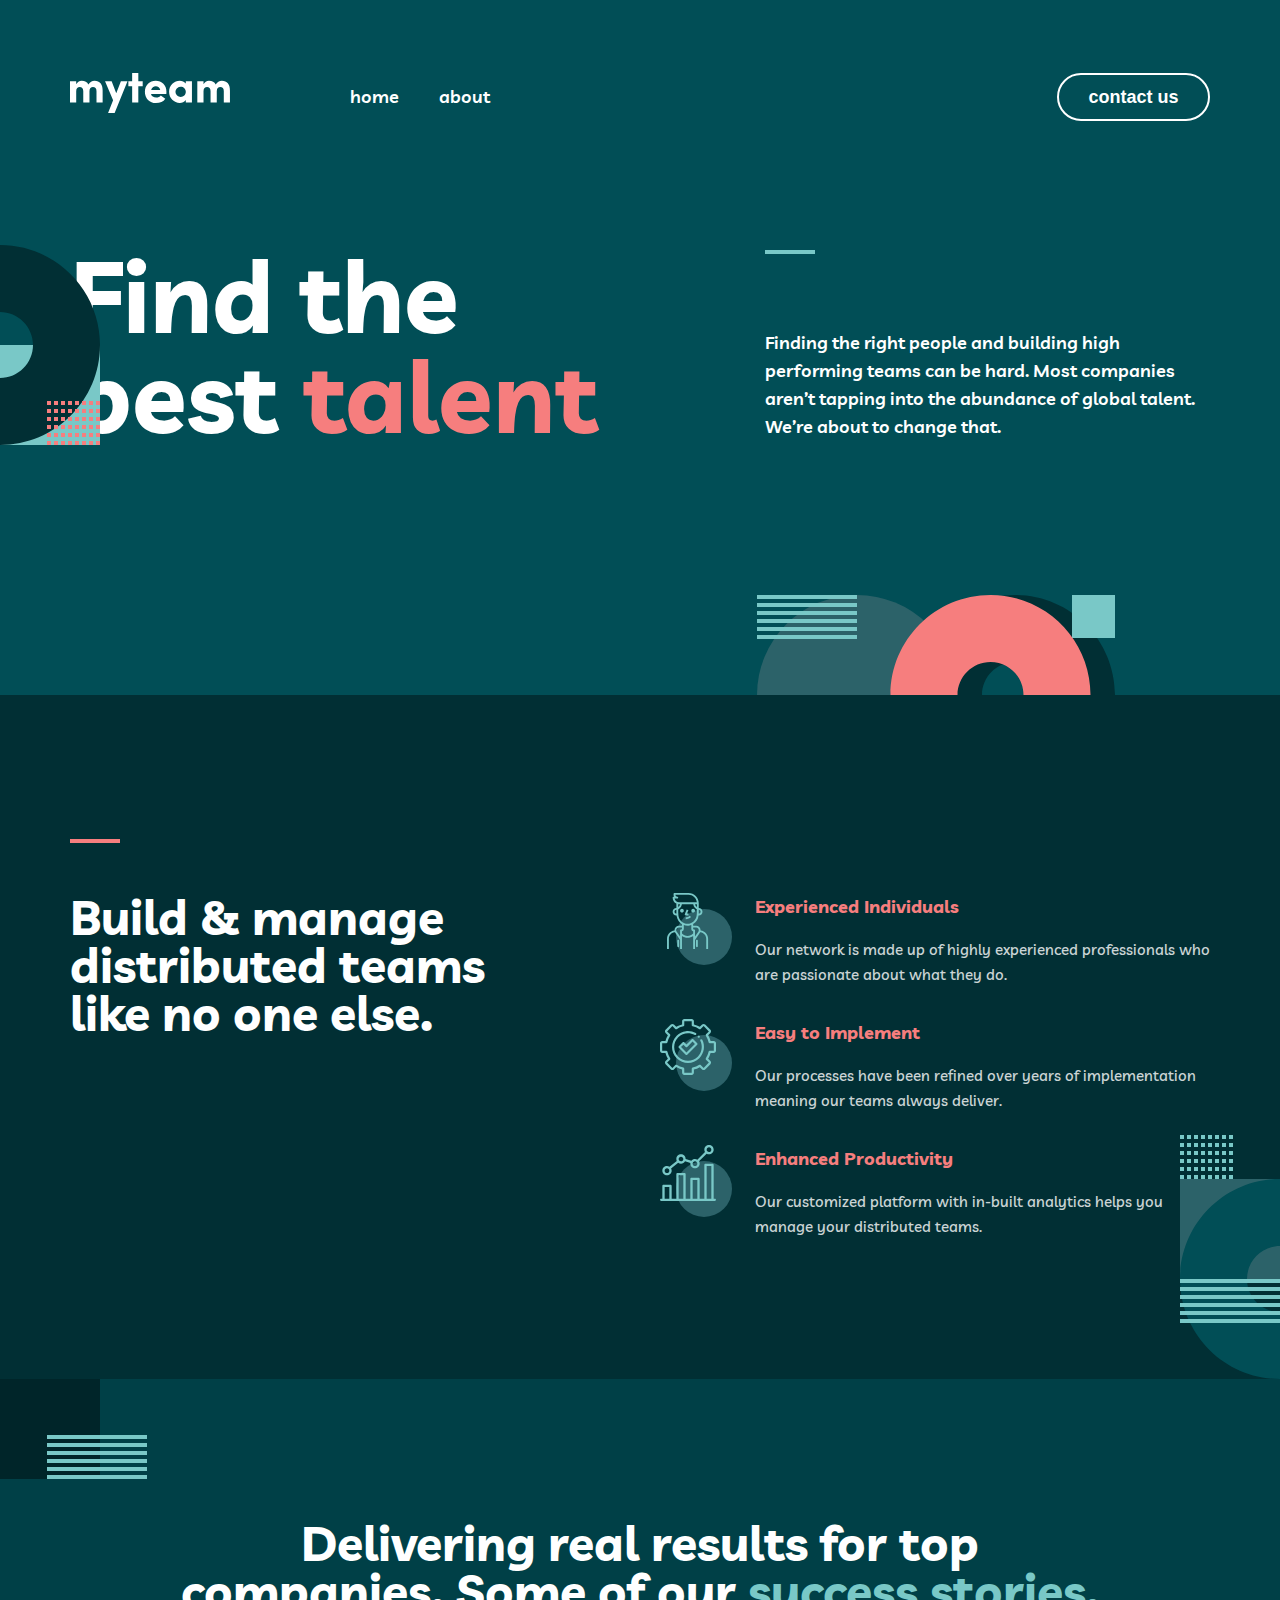
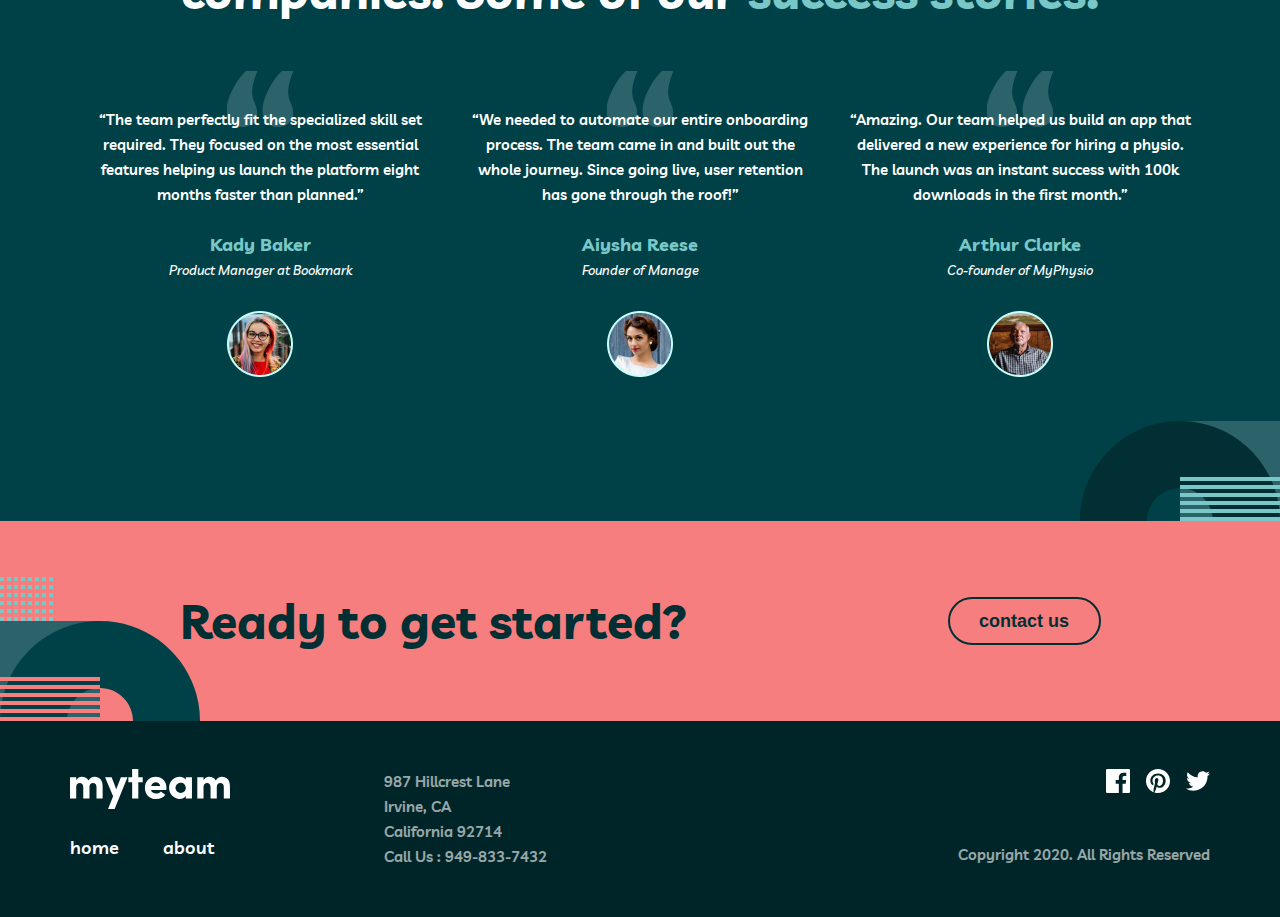
<file: index.html>
<!DOCTYPE html>
<html lang="en">
<head>
    <meta charset="UTF-8">
    <title>My team</title>
    <link rel="stylesheet" href="style/main.css">
    <link rel="preconnect" href="https://fonts.googleapis.com">
    <link rel="preconnect" href="https://fonts.gstatic.com" crossorigin>
    <link href="https://fonts.googleapis.com/css2?family=Livvic:ital,wght@0,100;0,200;0,300;0,400;0,500;
    0,600;0,700;0,900;1,100;1,200;1,300;1,400;1,500;1,600;1,700;1,900&display=swap" rel="stylesheet">
    <link rel="stylesheet" href="style/home.css">
</head>
<body>
<header id="header">
    <div class="container">
        <nav>
            <ul class="nav-list">
                <li class="nav-item">
                    <a href="#">
                        <img src="./assets/icons/logo.svg" width="160" height="40">
                    </a>
                </li>
                <li class="nav-item">
                    <a href="#">home</a>
                </li>
                <li class="nav-item">
                    <a href="pages/about.html">about</a>
                </li>
            </ul>
            <a href="pages/contact.html">
                <button class="nav-btn">
                    contact us
                </button>
            </a>
        </nav>
    </div>
</header>
<main>
    <section class="home-hero">
        <div class="home-hero-frames">
            <img src="./assets/home/frame1.svg" width="100" height="200">
            <img src="./assets/home/frame2.svg" width="358" height="100">
        </div>
        <div class="container">
            <div class="row">
                <div class="col">
                    <h2 class="hero-title">Find the <br> best <span>talent</span></h2>
                </div>
                <div class="col">
                    <p class="hero-text">
                        Finding the right people and building high performing teams can be hard. Most companies aren’t
                        tapping into the abundance of global talent. We’re about to change that.
                    </p>
                </div>
            </div>
        </div>
    </section>
    <section id="home-info">
        <img src="./assets/home/frame3.svg" width="100" height="244" id="home-frame3">
        <div class="container">
            <div class="row">
                <h2 class="info-title">Build & manage distributed teams like no one else.</h2>
                <ul class="home-info-list">
                    <li class="home-info-item">
                        <img src="./assets/home/home-img1.svg" width="72" height="72">
                        <div class="col">
                            <h4>
                                Experienced Individuals
                            </h4>
                            <p>
                                Our network is made up of highly experienced professionals who are passionate about what
                                they do.
                            </p>
                        </div>
                    </li>
                    <li class="home-info-item">
                        <img src="./assets/home/home-img2.svg" width="72" height="72">
                        <div class="col">
                            <h4>
                                Easy to Implement
                            </h4>
                            <p>
                                Our processes have been refined over years of implementation meaning our teams always
                                deliver.
                            </p>
                        </div>
                    </li>
                    <li class="home-info-item">
                        <img src="./assets/home/home-img3.svg" width="72" height="72">
                        <div class="col">
                            <h4>
                                Enhanced Productivity
                            </h4>
                            <p>
                                Our customized platform with in-built analytics helps you manage your distributed teams.
                            </p></div>
                    </li>
                </ul>
            </div>
        </div>
    </section>
    <section id="home">
        <div class="container">
            <div class="home-frame">
                <img src="./assets/home/frame4.svg" width="147" height="100">
                <img src="./assets/home/frame5.svg" width="200" height="100">
            </div>
            <div class="home-title">
                Delivering real results for top <br> companies. Some of our <span>success stories.</span>
            </div>
            <div class="home-cards">
                <div class="home-card">
                    <img src="./assets/home/“.svg" width="67" height="56">
                    <h3> “The team perfectly fit the specialized skill set required. They focused on the most essential
                        features helping us launch the platform eight months faster than planned.”
                    </h3>
                    <h4>Kady Baker</h4>
                    <p>Product Manager at Bookmark</p>
                    <img src="./assets/home/kady-baker.png" width="66" height="66">
                </div>
                <div class="home-card">
                    <img src="./assets/home/“.svg" width="67" height="56">
                    <h3> “We needed to automate our entire onboarding process. The team came in and built out the whole
                        journey. Since going live, user retention has gone through the roof!”
                    </h3>
                    <h4>Aiysha Reese</h4>
                    <p>Founder of Manage</p>
                    <img src="./assets/home/aiysha-reese.png" width="66" height="66">
                </div>
                <div class="home-card">
                    <img src="./assets/home/“.svg" width="67" height="56">
                    <h3>“Amazing. Our team helped us build an app that delivered a new experience for hiring a physio. The
                        launch was an instant success with 100k downloads in the first month.”
                    </h3>
                    <h4>Arthur Clarke</h4>
                    <p>Co-founder of MyPhysio</p>
                    <img src="./assets/home/arthur-clarke.png" width="66" height="66">
                </div>
            </div>
        </div>
    </section>
    <section id="home-start">
        <div class="container">
            <div class="row">
                <img src="./assets/home/frame6.svg" width="200" height="144">
                <h2>
                    Ready to get started?
                </h2>
                <button>
                    contact us
                </button>
            </div>
        </div>
    </section>
</main>
<footer id="footer">
    <div class="container">
        <div class="row">
            <div class="col f-logo">
                <img src="./assets/icons/logo.svg" width="160" height="40">
                <div class="footer-link">
                    <a href="#">home</a>
                    <a href="pages/about.html">about</a>
                </div>
            </div>
            <div class="col f-contact">
                <ul class="footer-list">
                    <li class="footer-item">
                        <p>987  Hillcrest Lane</p>
                    </li>
                    <li class="footer-item">
                        <p>Irvine, CA</p>
                    </li>
                    <li class="footer-item">
                        <p>California 92714</p>
                    </li>
                    <li class="footer-item">
                        <p>Call Us : 949-833-7432</p>
                    </li>
                </ul>
            </div>
            <div class="col f-icon">
                <ul>
                    <li><img src="./assets/icons/facebook-light.svg" width="24" height="24"></li>
                    <li><img src="./assets/icons/Piscart-light.svg" width="24" height="24"></li><li><img src="./assets/icons/twitter-light.svg" width="24" height="24"></li>
                </ul>
                <p>
                    Copyright 2020. All Rights Reserved
                </p>
            </div>
        </div>
    </div>
</footer>
</body>
</html>
</file>
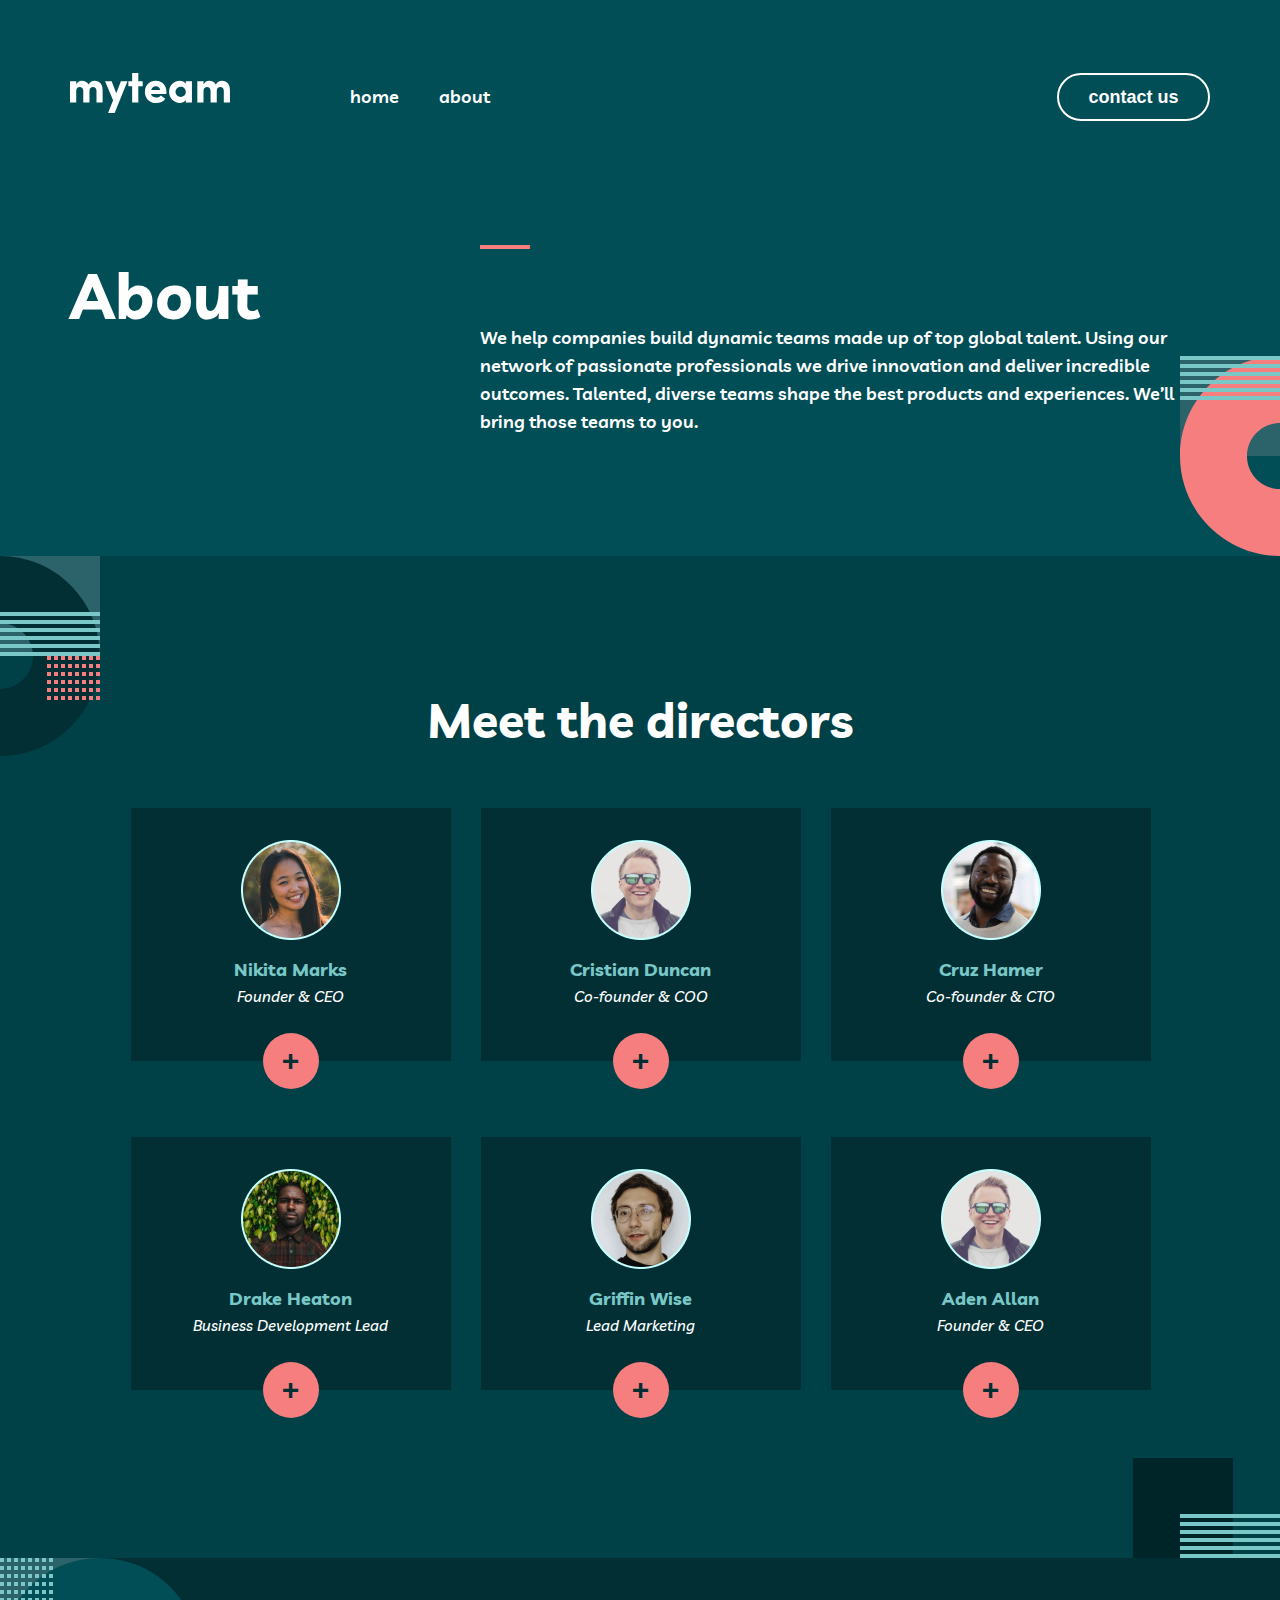
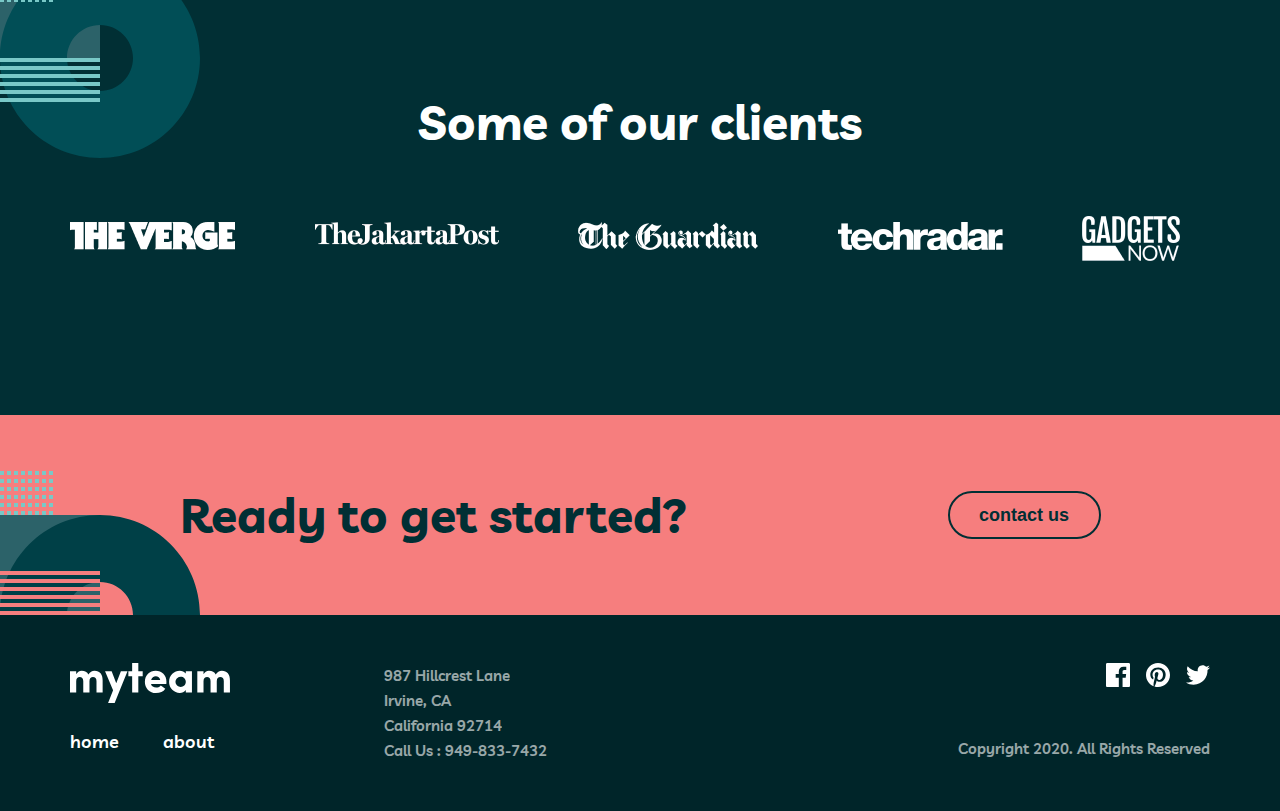
<file: pages/about.html>
<!DOCTYPE html>
<html lang="en">
<head>
    <meta charset="UTF-8">
    <title>About</title>
    <link rel="stylesheet" href="../style/main.css">
    <link rel="preconnect" href="https://fonts.googleapis.com">
    <link rel="preconnect" href="https://fonts.gstatic.com" crossorigin>
    <link href="https://fonts.googleapis.com/css2?family=Livvic:ital,wght@0,100;0,200;0,300;0,400;0,500;
    0,600;0,700;0,900;1,100;1,200;1,300;1,400;1,500;1,600;1,700;1,900&display=swap" rel="stylesheet">
    <link rel="stylesheet" href="../style/about.css">
</head>
<body>
<header id="header">
    <div class="container">
        <nav>
            <ul class="nav-list">
                <li class="nav-item">
                    <a href="../index.html">
                        <img src="../assets/icons/logo.svg" width="160" height="40">
                    </a>
                </li>
                <li class="nav-item">
                    <a href="../index.html">home</a>
                </li>
                <li class="nav-item">
                    <a href="#">about</a>
                </li>
            </ul>
            <a href="contact.html">
                <button class="nav-btn">
                    contact us
                </button>
            </a>
        </nav>
    </div>
</header>
<main>
    <section id="about-hero">
        <div class="container">
            <div class="row">
                <div class="col">
                    <h2 class="hero-title">About</h2>
                </div>
                <div class="col">
                    <p class="hero-text">
                        We help companies build dynamic teams made up of top global talent. Using our network of
                        passionate professionals we drive innovation and deliver incredible outcomes. Talented, diverse
                        teams shape the best products and experiences. We’ll bring those teams to you.
                    </p>
                </div>
            </div>
        </div>
        <img src="../assets/about/frame1.svg" width="100" height="200">
    </section>
    <section id="directors">
        <div class="frames">
            <img src="../assets/about/frame2.svg" width="100" height="200">
            <img src="../assets/about/frame3.svg" width="147" height="100">
        </div>
        <div class="container">
            <h3>Meet the directors</h3>
            <div class="cards">
                <div class="card">
                    <img src="../assets/about/nikita.png" width="100" height="100">
                    <h2>Nikita Marks</h2>
                    <p>Founder & CEO</p>
                    <button>+</button>
                </div>
                <div class="card">
                    <img src="../assets/about/cristian.png" width="100" height="100">
                    <h2>Cristian Duncan</h2>
                    <p>Co-founder & COO</p>
                    <button>+</button>
                </div>
                <div class="card">
                    <img src="../assets/about/cruz.png" width="100" height="100">
                    <h2>Cruz Hamer</h2>
                    <p>Co-founder & CTO</p>
                    <button>+</button>
                </div>
                <div class="card">
                    <img src="../assets/about/drake.png" width="100" height="100">
                    <h2>Drake Heaton</h2>
                    <p>Business Development Lead</p>
                    <button>+</button>
                </div>
                <div class="card">
                    <img src="../assets/about/griffin.png" width="100" height="100">
                    <h2>Griffin Wise</h2>
                    <p>Lead Marketing</p>
                    <button>+</button>
                </div>
                <div class="card">
                    <img src="../assets/about/cristian.png" width="100" height="100">
                    <h2>Aden Allan</h2>
                    <p>Founder & CEO</p>
                    <button>+</button>
                </div>
            </div>
        </div>
    </section>
    <section id="clients">
        <img id="clients-frame" src="../assets/about/frame4.svg" width="200" height="200">
        <div class="container">
            <h2>Some of our clients</h2>
            <div class="client">
                <img src="../assets/about/clients.png" width="1110" height="45">
            </div>
        </div>
    </section>
    <section id="home-start">
        <div class="container">
            <div class="row">
                <img src="../assets/about/frame5.svg" width="200" height="144">
                <h2>
                    Ready to get started?
                </h2>
                <button>
                    contact us
                </button>
            </div>
        </div>
    </section>
</main>
<footer id="footer">
    <div class="container">
        <div class="row">
            <div class="col f-logo">
                <img src="../assets/icons/logo.svg" width="160" height="40">
                <div class="footer-link">
                    <a href="../index.html">home</a>
                    <a href="#">about</a>
                </div>
            </div>
            <div class="col f-contact">
                <ul class="footer-list">
                    <li class="footer-item">
                        <p>987 Hillcrest Lane</p>
                    </li>
                    <li class="footer-item">
                        <p>Irvine, CA</p>
                    </li>
                    <li class="footer-item">
                        <p>California 92714</p>
                    </li>
                    <li class="footer-item">
                        <p>Call Us : 949-833-7432</p>
                    </li>
                </ul>
            </div>
            <div class="col f-icon">
                <ul>
                    <li><img src="../assets/icons/facebook-light.svg" width="24" height="24"></li>
                    <li><img src="../assets/icons/Piscart-light.svg" width="24" height="24"></li>
                    <li><img src="../assets/icons/twitter-light.svg" width="24" height="24"></li>
                </ul>
                <p>
                    Copyright 2020. All Rights Reserved
                </p>
            </div>
        </div>
    </div>
</footer>
</body>
</html>
</file>
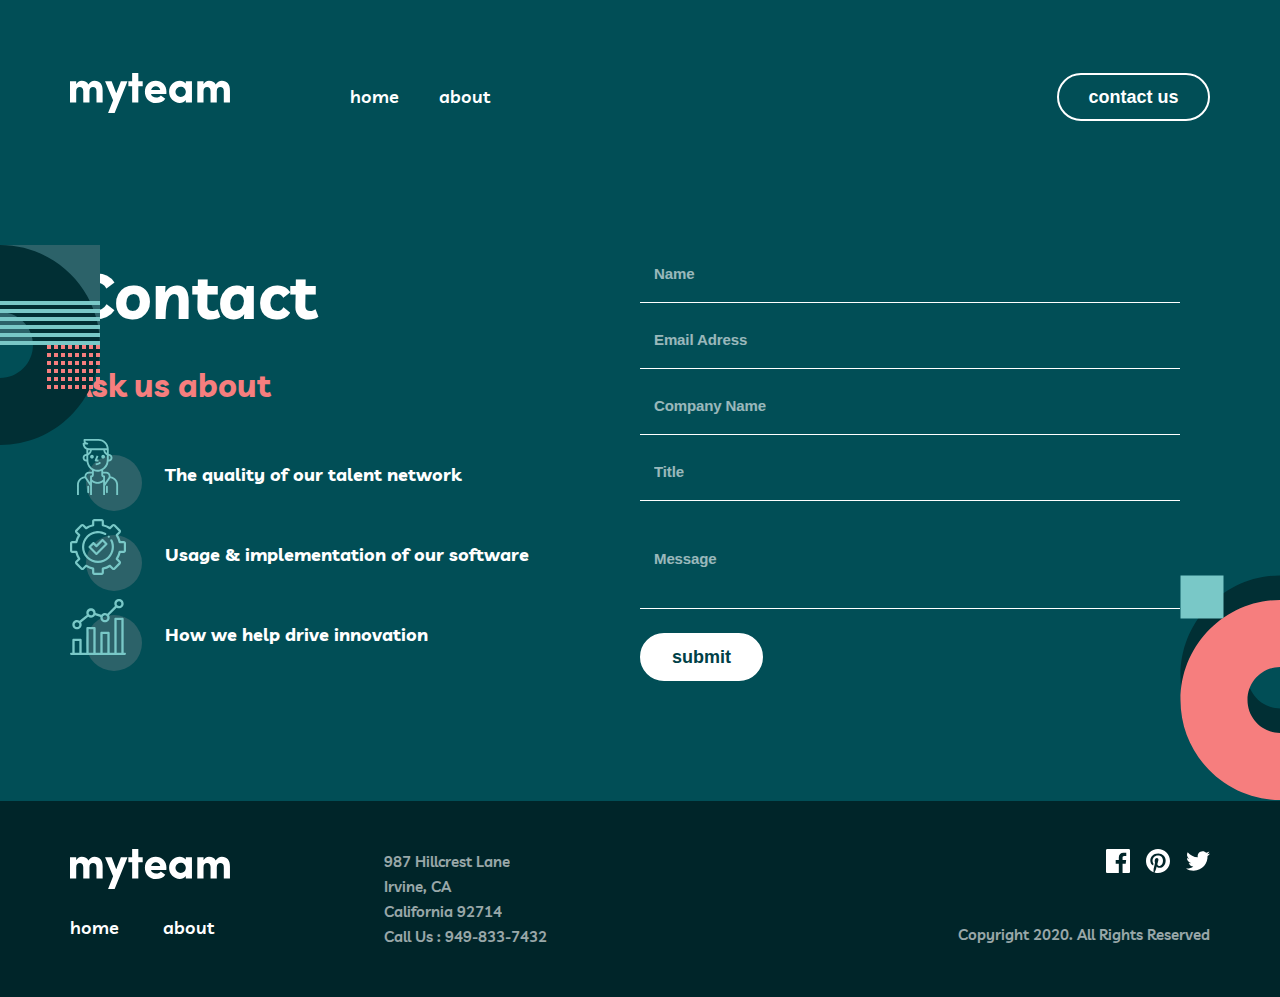
<file: pages/contact.html>
<!DOCTYPE html>
<html lang="en">
<head>
    <meta charset="UTF-8">
    <title>Contact</title>
    <link rel="stylesheet" href="../style/main.css">
    <link rel="preconnect" href="https://fonts.googleapis.com">
    <link rel="preconnect" href="https://fonts.gstatic.com" crossorigin>
    <link href="https://fonts.googleapis.com/css2?family=Livvic:ital,wght@0,100;0,200;0,300;0,400;0,500;
    0,600;0,700;0,900;1,100;1,200;1,300;1,400;1,500;1,600;1,700;1,900&display=swap" rel="stylesheet">
    <link rel="stylesheet" href="../style/contact.css">
</head>
<body>
<header id="header">
    <div class="container">
        <nav>
            <ul class="nav-list">
                <li class="nav-item">
                    <a href="../index.html">
                        <img src="../assets/icons/logo.svg" width="160" height="40">
                    </a>
                </li>
                <li class="nav-item">
                    <a href="../index.html">home</a>
                </li>
                <li class="nav-item">
                    <a href="about.html">about</a>
                </li>
            </ul>
            <a href="#">
                <button class="nav-btn">
                    contact us
                </button>
            </a>
        </nav>
    </div>
</header>
<main>
    <section id="contact">
        <div class="frames">
            <img src="../assets/contact/frame1.svg" width="100" height="200">
            <img src="../assets/contact/frame2.svg" width="100" height="226">
        </div>
        <div class="container">
            <div class="row">
                <div>
                    <div class="contact-text">
                        <h2>Contact</h2>
                        <p>Ask us about</p>
                    </div>
                    <div class="about">
                        <img src="../assets/home/home-img1.svg" width="72" height="72">
                        <p>The quality of our talent network</p>
                    </div>
                    <div class="about">
                        <img src="../assets/home/home-img2.svg" width="72" height="72">
                        <p>Usage & implementation of our software</p>
                    </div>
                    <div class="about">
                        <img src="../assets/home/home-img3.svg" width="72" height="72">
                        <p>How we help drive innovation</p>
                    </div>
                </div>
                <div class="inputs">
                    <input type="text" placeholder="Name">
                    <input type="email" placeholder="Email Adress">
                    <input type="text" placeholder="Company Name">
                    <input type="text" placeholder="Title">
                    <input type="text" placeholder="Message">
                    <button type="submit">submit</button>
                </div>
            </div>
        </div>
    </section>
</main>
<footer id="footer">
    <div class="container">
        <div class="row">
            <div class="col f-logo">
                <img src="../assets/icons/logo.svg" width="160" height="40">
                <div class="footer-link">
                    <a href="../index.html">home</a>
                    <a href="about.html">about</a>
                </div>
            </div>
            <div class="col f-contact">
                <ul class="footer-list">
                    <li class="footer-item">
                        <p>987  Hillcrest Lane</p>
                    </li>
                    <li class="footer-item">
                        <p>Irvine, CA</p>
                    </li>
                    <li class="footer-item">
                        <p>California 92714</p>
                    </li>
                    <li class="footer-item">
                        <p>Call Us : 949-833-7432</p>
                    </li>
                </ul>
            </div>
            <div class="col f-icon">
                <ul>
                    <li><img src="../assets/icons/facebook-light.svg" width="24" height="24"></li>
                    <li><img src="../assets/icons/Piscart-light.svg" width="24" height="24"></li>
                    <li><img src="../assets/icons/twitter-light.svg" width="24" height="24"></li>
                </ul>
                <p>
                    Copyright 2020. All Rights Reserved
                </p>
            </div>
        </div>
    </div>
</footer>
</body>
</html>
</file>
<file: style/main.css>
* {
    margin: 0;
    padding: 0;
    box-sizing: border-box;
}
body{
    display: flex;
    flex-flow: column;
    overflow-x: hidden;
    min-height: 100vh;
    font-family: 'Livvic', sans-serif;
}
.container{
    width: 1140px;
    margin: 0 auto;
}
.row{
    display: flex;
    justify-content: space-between;
}
.col{
    display: flex;
    flex-flow: column;
}
button{
    cursor: pointer;
}
a{
    text-decoration: none;
}
ul{
    list-style-type: none;
}
#header{
    background-color: #014E56;
}
nav{
    display: flex;
    justify-content: space-between;
    align-items: center;
    margin-top: 73px;
    margin-bottom: 124px;
}
.nav-list{
    display: flex;
    align-items: center;
}
.nav-list img{
    margin-right: 80px;
}
.nav-item{
    margin-right: 40px;
}
.nav-item a{
    font-weight: 600;
    font-size: 18px;
    line-height: 28px;
    color: #FFFFFF;
    font-style: normal;
    transition: all .3s ease;
}
.nav-item a:hover{
    color: #F67E7E;
}
.nav-btn{
    width: 153px;
    height: 48px;
    background-color: transparent;
    border: 2px solid #FFFFFF;
    border-radius: 24px;
    font-style: normal;
    font-weight: 600;
    font-size: 18px;
    line-height: 28px;
    color: #FFFFFF;
    transition: all .3s ease;
}
.nav-btn:hover{
    color: #002529;
    background-color: #FFFFFF;
}
main{
    flex-grow: 1;
}
.hero-title{
    width: 635px;
    margin-right: 30px;
    font-style: normal;
    font-weight: 700;
    font-size: 100px;
    line-height: 100px;
    color: #FFFFFF;
}
#about-hero .hero-title{
    width: 350px;
    font-size: 64px;
}
.hero-title span{
    color: rgba(246, 126, 126, 1);
}
.hero-text{
    position: relative;
    width: 445px;
    font-style: normal;
    font-weight: 600;
    font-size: 18px;
    line-height: 28px;
    color: #FFFFFF;
    padding-top: 79px;
}
#about-hero .hero-text{
    width: 730px;
}
.hero-text::after{
    content: "";
    position: absolute;
    width: 50px;
    height: 4px;
    background-color: #79C8C7;
    top: 0;
    left: 0;
}
#about-hero .hero-text::after{
    background-color: #F67E7E;
}
.home-hero  .row{
    align-items: center;
}
#home-start{
    background-color: #F67E7E;
    position: relative;
    padding: 76px 0;
}
#home-start .row{
    justify-content: center;
}
#home-start img{
    position: absolute;
    left: 0;
    bottom: 0;
}
#home-start h2{
    font-style: normal;
    font-weight: 700;
    font-size: 48px;
    line-height: 48px;
    color: #012F34;
    margin-right: 260px;
}
#home-start button{
    width: 153px;
    height: 48px;
    background-color: transparent;
    color: #012F34;
    border: 2px solid #012F34;
    border-radius: 24px;
    font-style: normal;
    font-weight: 600;
    font-size: 18px;
    line-height: 28px;
    transition: all .3s ease;
}
#home-start button:hover{
    background-color: #002529;
    color: #FFFFFF;
}
#footer{
    background-color: #002529;
    padding: 48px 0;
}
.footer-link{
    margin-top: 25px;
}
.footer-link a{
    font-weight: 600;
    font-size: 18px;
    line-height: 28px;
    color: #FFFFFF;
    margin-right: 40px;
    transition: all .3s ease;
}
.footer-link a:hover{
    color: #F67E7E;
}
.f-contact{
    width: 445px;
}
.footer-list{
    float: left;
}
.footer-item{
    font-weight: 600;
    font-size: 15px;
    line-height: 25px;
    color: #FFFFFF;
    mix-blend-mode: normal;
    opacity: 0.6;
}
.f-icon{
    width: content-box;
}
.f-icon ul{
    display: flex;
    justify-content: right;
}
.f-icon li img{
    margin-left: 16px;
}
.f-icon p{
    font-weight: 600;
    font-size: 15px;
    line-height: 25px;
    text-align: right;
    color: #FFFFFF;
    mix-blend-mode: normal;
    opacity: 0.6;
    margin-top: 45px;
}
@media (min-width: 576px) {

}
@media (min-width: 768px) {

}
@media (min-width: 992px) {

}
@media (min-width: 1200px) {

}
</file>
<file: style/home.css>
.home-hero{
    background-color: #014E56;
    padding-bottom: 250px;
    position: relative;
}


.home-hero-frames img{
    position: absolute;
}
.home-hero-frames img:nth-child(1){
    top: 0;
    left: 0;
}
.home-hero-frames img:nth-child(2){
    bottom: 0;
    right: 165px;
}
#home-info{
    position: relative;
    padding-top: 198px;
    padding-bottom: 140px;
    background-color:  #012F34;
}
.info-title{
    width: 445px;
    font-weight: 700;
    font-size: 48px;
    font-style: normal;
    line-height: 48px;
    color: #FFFFFF;
    position: relative;
}
.info-title::after{
    content: "";
    position: absolute;
    width: 50px;
    height: 4px;
    background-color: #F67E7E;
    top: -54px;
    left: 0;
}
.home-info-item{
    display: flex;
    width: 550px;
}
.home-info-item:nth-child(2){
    margin: 32px 0;
}
.home-info-item img{
    margin-right: 23px;
}
.home-info-item h4{
    font-weight: 700;
    font-size: 18px;
    line-height: 28px;
    color: #F67E7E;
}
.home-info-item p{
    margin-top: 16px;
    font-weight: 500;
    font-size: 15px;
    line-height: 25px;
    color: #FFFFFF;
    opacity: 0.8;
}
#home-frame3{
    position: absolute;
    bottom: 0;
    right: 0;
}
#home{
    padding: 140px 0;
    position: relative;
    background-color: #004047;
}
.home-frame img:nth-child(1){
    position: absolute;
    left: 0;
    top: 0;
}
.home-frame img:nth-child(2){
    position: absolute;
    right: 0;
    bottom: 0;
}
.home-title{
    font-style: normal;
    font-weight: 700;
    font-size: 48px;
    line-height: 48px;
    text-align: center;
    color: #FFFFFF;
    width: 945px;
    margin: auto;
    margin-bottom: 56px;
}
.home-title span{
    color: #79C8C7;
}
.home-cards{
    display: flex;
    align-items: center;
    justify-content: center;
}
.home-card{
    width: 350px;
    position: relative;
    padding-top: 36px;
}
.home-card:nth-child(2){
    margin-left: 30px;
    margin-right: 30px;
}
.home-card h3{
    position: relative;
    font-style: normal;
    font-weight: 600;
    font-size: 15px;
    line-height: 25px;
    text-align: center;
    color: #FFFFFF;
    z-index: 2;
}
.home-card h4{
    font-style: normal;
    font-weight: 700;
    font-size: 18px;
    line-height: 28px;
    text-align: center;
    color: #79C8C7;
    margin-top: 24px;
    margin-bottom: 2px;
}
.home-card p{
    font-style: italic;
    font-weight: 500;
    font-size: 13px;
    line-height: 18px;
    text-align: center;
    color: #FFFFFF;
    margin-bottom: 32px;
}
.home-card img:nth-child(1){
    position: absolute;
    top: 0;
}
.home-card img{
    margin-left: 50%;
    transform: translate(-50%);
}
@media (min-width: 576px) {

}
@media (min-width: 768px) {

}
@media (min-width: 992px) {

}
@media (min-width: 1200px) {

}
</file>
<file: style/about.css>
#about-hero{
    background-color: #014E56;
    padding-bottom: 120px;
    position: relative;
}
#about-hero img{
    position: absolute;
    bottom: 0;
    right: 0;
}
#directors{
    position: relative;
    background-color: #004047;
    padding: 140px 0 130px 0;
}
#directors h3{
    font-weight: 700;
    font-size: 48px;
    line-height: 48px;
    text-align: center;
    color: #FFFFFF;
    margin-bottom: 26px;
}
.frames img:nth-child(1){
    position: absolute;
    left: 0;
    top: 0;
}
.frames img:nth-child(2){
    position: absolute;
    right: 0;
    bottom: 0;
}
#clients{
    position: relative;
    background-color: #012F34;
    padding: 140px 0 150px 0;
}
#clients-frame{
    position: absolute;
    left: 0;
    top: 0;
}
.cards{
    display: grid;
    padding: 0 4%;
    grid-template-columns: 350px 350px 350px;
    grid-template-rows: 329px 329px;

}
.card{
    position: relative;
    background-color: #012F34;
    text-align: center;
    margin: 38px 15px;
}
.card img{
    margin: 32px 0 12px 0;
}
.card h2{
    font-weight: 700;
    font-size: 18px;
    line-height: 28px;
    color: #79C8C7;
}
.card p{
    font-style: italic;
    font-weight: 500;
    font-size: 15px;
    line-height: 25px;
    color: #FFFFFF;
}
.card button{
    position: absolute;
    width: 56px;
    height: 56px;
    border-radius: 50%;
    border: 1px transparent;
    left: 50%;
    transform: translate(-50%) rotateZ(0);
    bottom: -28px;
    color: #012F34;
    font-size: 30px;
    font-weight: 700;
    background-color: #F67E7E;
    transition: 500ms all ease-in-out;
}
.card button:focus{
    transform: translate(-50%) rotateZ(-225deg);
    background-color: #79C8C7;
}
#clients h2{
    font-weight: 700;
    font-size: 48px;
    line-height: 48px;
    text-align: center;
    color: #FFFFFF;
    margin-bottom: 70px;
}
@media (min-width: 576px) {

}
@media (min-width: 768px) {

}
@media (min-width: 992px) {

}
@media (min-width: 1200px) {

}
</file>
<file: style/contact.css>
#contact{
    position: relative;
    background-color: #014E56;
    padding-bottom: 120px;
}
.frames img:nth-child(1){
    position: absolute;
    left: 0;
    top: 0;
}
.frames img:nth-child(2){
    position: absolute;
    right: 0;
    bottom: 0;
}
.contact-text h2{
    font-weight: 700;
    font-size: 64px;
    line-height: 100px;
    color: #FFFFFF;
}
.contact-text p{
    font-weight: 700;
    font-size: 32px;
    line-height: 48px;
    color: #F67E7E;
    margin: 16px 0 30px 0;
}
.about{
    display: flex;
    align-items: center;
    margin-bottom: 8px;
}
.about p{
    margin-left: 23px;
    font-weight: 700;
    font-size: 18px;
    line-height: 28px;
    color: #FFFFFF;
}
.inputs {
    width: 50%;
}
.inputs input{
    width: 540px;
    margin-bottom: 8px;
    padding: 16px 14px;
    background-color: transparent;
    border: none;
    outline: none;
    border-bottom: 1px solid #fff;
    font-weight: 600;
    font-size: 15px;
    line-height: 25px;
    letter-spacing: -0.115385px;
    color: #FFFFFF;
}
.inputs input:nth-child(5){
    height: 100px;
}
.inputs input::placeholder{
    font-weight: 600;
    font-size: 15px;
    line-height: 25px;
    color: #FFFFFF;
    mix-blend-mode: normal;
    opacity: 0.6;
}
.inputs button{
    width: 123px;
    height: 48px;
    background: #FFFFFF;
    border: 2px solid #FFFFFF;
    border-radius: 24px;
    margin-top: 16px;
    font-weight: 600;
    font-size: 18px;
    line-height: 28px;
    color: #004047;
}
@media (min-width: 576px) {

}
@media (min-width: 768px) {

}
@media (min-width: 992px) {

}
@media (min-width: 1200px) {

}
</file>
